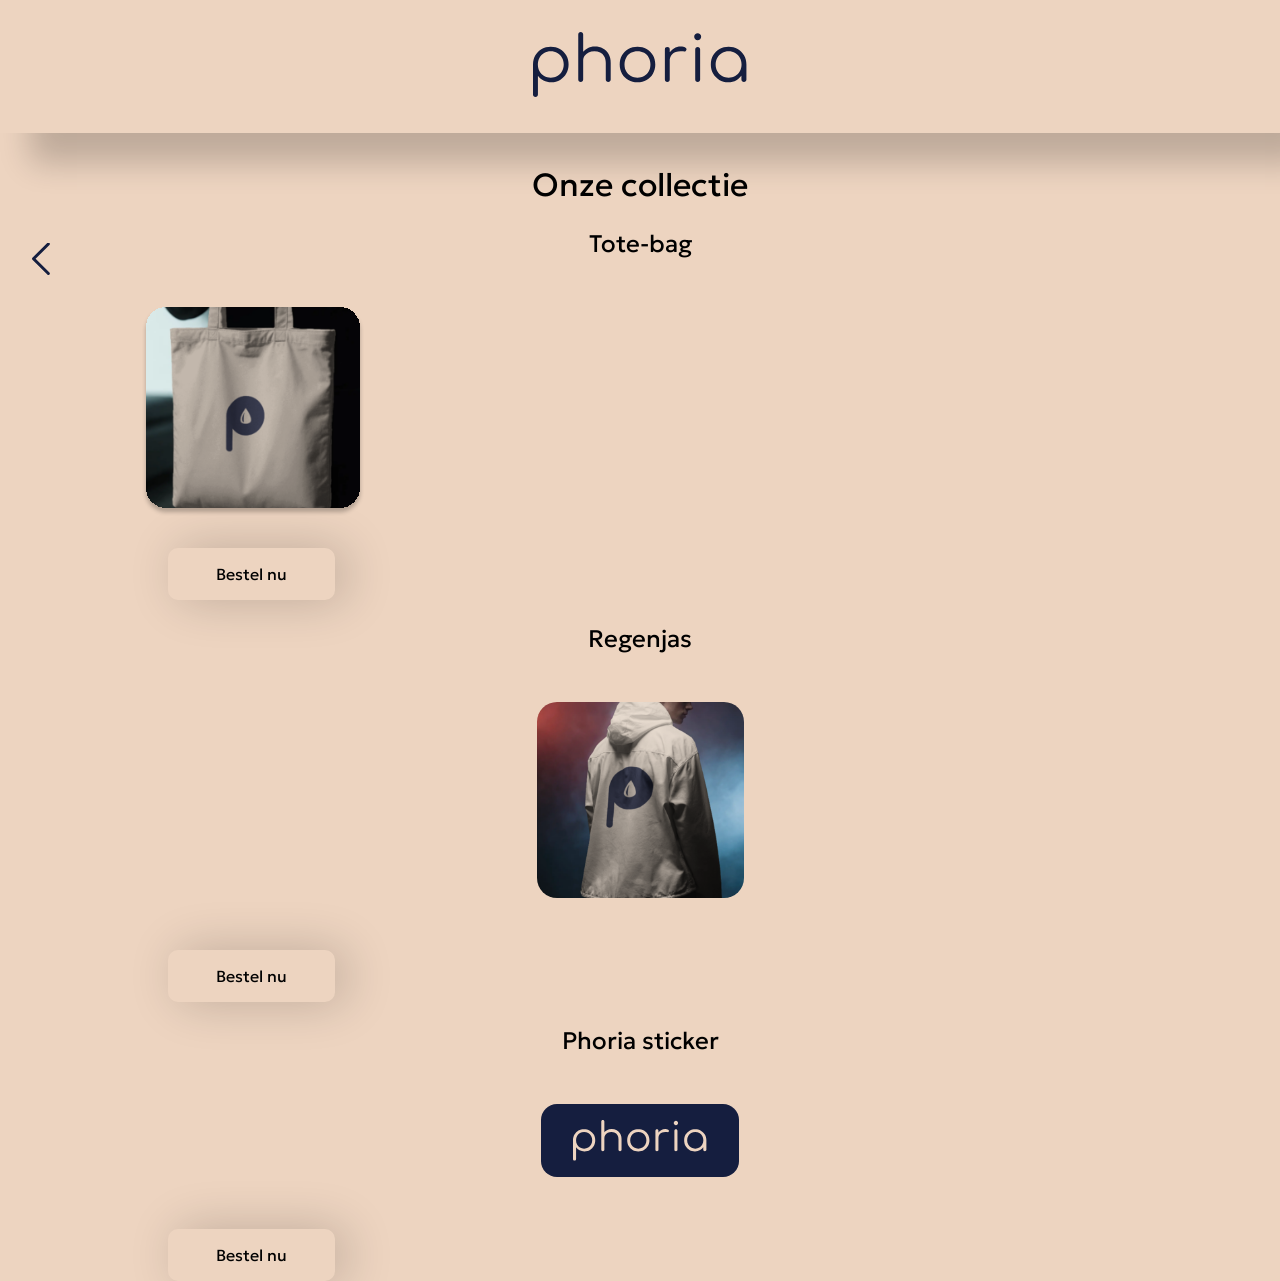
<file: collectie.html>
<!DOCTYPE html>
<html lang="en">

<head>
    <meta charset="UTF-8">
    <meta name="viewport" content="width=device-width, initial-scale=1.0">
    <title>Document</title>
    <link rel="stylesheet" href="css/style.css">
</head>

<body>
    <header class="header_Phoria">
        <img class="header__image" src="ImagesMap/phorialogo.svg" alt="#">
    </header>

    <div>
        <h1 class="collection">Onze collectie</h1>
        <a href="index.html" class="back-btn">
            <img src="ImagesMap/pijltje img.svg" alt="Ga terug"></a>
    </div>

    <h2 class="bag">Tote-bag</h2>
    <img class="totebag_Img" src="ImagesMap/mockup tote bag.svg">


    <div class="bestel_btn">
        <a href="totebag.html">Bestel nu</a>
    </div>

    <h2 class="jacket">Regenjas</h2>
    <img class="regenjas_Img" src="ImagesMap/rain jacket img.svg" alt="#">

    <div class="bestel_btn">
        <a href="regenjas.html">Bestel nu</a>
    </div>
    <h2 class="sticker">Phoria sticker</h2>

    <img class="phoriasticker_Img" src="ImagesMap/phoria sticker.svg" alt="#">
    <div class="bestel_btn">
        <a href="phoria_sticker.html">Bestel nu</a>
    </div>


</body>

</html>
</file>
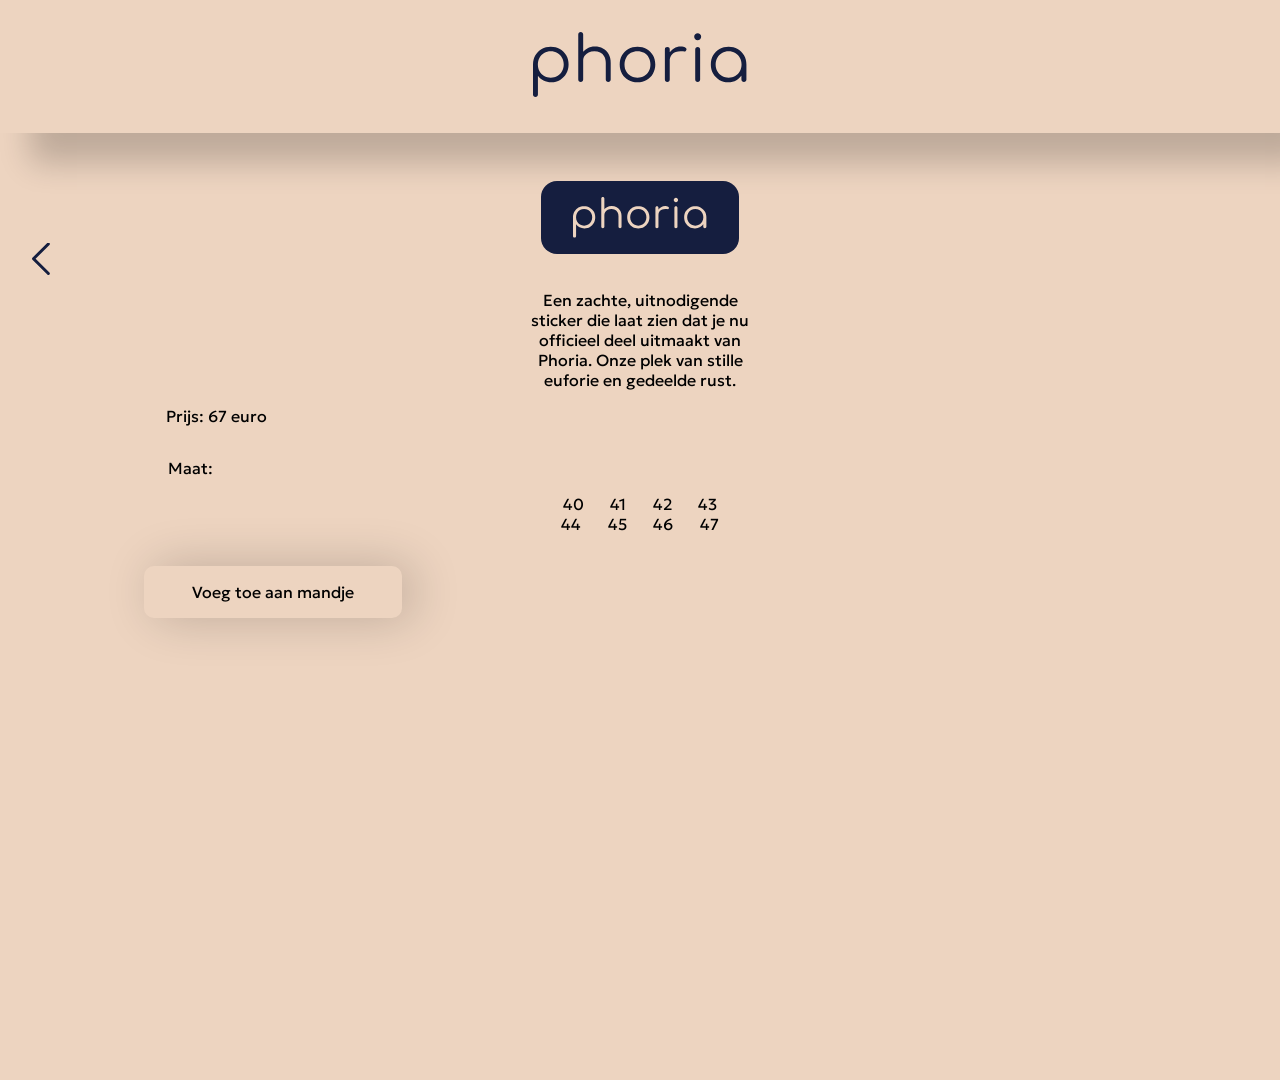
<file: phoria_sticker.html>
<!DOCTYPE html>
<html lang="en">
<head>
    <meta charset="UTF-8">
    <meta name="viewport" content="width=device-width, initial-scale=1.0">
    <title>Document</title>
    <link rel="stylesheet" href="css/style.css">
</head>
<body>
    <header class="header_Phoria">
    <img src="ImagesMap/phorialogo.svg" alt="#">
    </header>

    <section>
 <a href="collectie.html" class="back-btn">
  <img src="ImagesMap/pijltje img.svg" alt="Ga terug">
</a>

    
    <img class="phoriasticker_Img" src="ImagesMap/phoria sticker.svg" alt="#">
    
    <p class="P_sticker">Een zachte, uitnodigende <br> sticker die laat zien dat je nu <br> officieel deel uitmaakt van <br> Phoria. Onze plek van stille <br> euforie en gedeelde rust.</p>
    </section>

    <div class="prijs">
    <p>Prijs: 67 euro</p>
    </div>

    <div class="maten_phoria">
    <p>Maat:</p>
    </div>

    <div class="maten-rij">
        <a href="#">40</a>
        <a href="#">41</a>
        <a href="#">42</a>
        <a href="#">43</a>
  </div>

    <div class="maten-rij">
        <a href="#">44</a>
        <a href="#">45</a>
        <a href="#">46</a>
        <a href="#">47</a>
    </div>
</div>

     <div class="winkelmand_btn">
        <a href="#">Voeg toe aan mandje </a>
    </div>

    
</body>
</html>
</file>
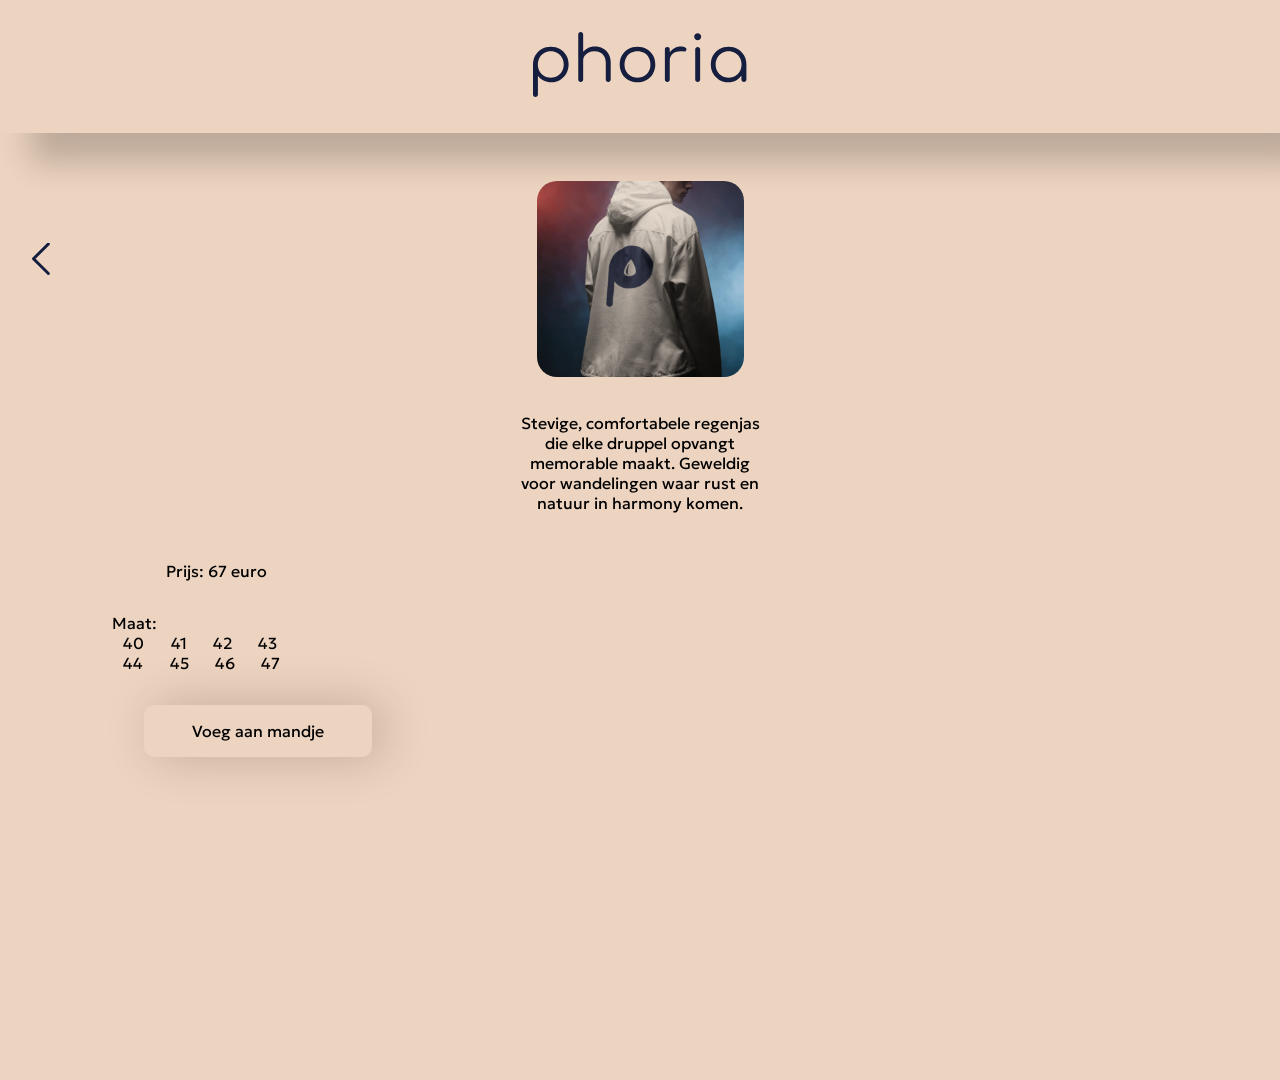
<file: regenjas.html>
<!DOCTYPE html>
<html lang="en">
<head>
    <meta charset="UTF-8">
    <meta name="viewport" content="width=device-width, initial-scale=1.0">
    <title>Document</title>
    <link rel="stylesheet" href="css/style.css">
</head>
<body>
    <header class="header_Phoria">
    <img src="ImagesMap/phorialogo.svg" alt="#">
    </header>
 

 <a href="collectie.html" class="back-btn">
  <img src="ImagesMap/pijltje img.svg" alt="Ga terug">
</a>

    <section>
    <img class="regenjas_Img" src="ImagesMap/rain jacket img.svg" alt="#">
    
    <p class="P_regenjas">Stevige, comfortabele regenjas <br> die elke druppel opvangt <br> memorable maakt. Geweldig <br> voor wandelingen waar rust en <br> natuur in harmony komen.</p>
    </section>

    <div class="prijs">
    <p>Prijs: 67 euro</p>
    </div>

    <div class="maten">
    <p>Maat:</p>

    <div class="maten-rij">
        <a href="#">40</a>
        <a href="#">41</a>
        <a href="#">42</a>
        <a href="#">43</a>
  </div>

    <div class="maten-rij">
        <a href="#">44</a>
        <a href="#">45</a>
        <a href="#">46</a>
        <a href="#">47</a>
    </div>
</div>

     <div class="winkelmand_btn">
        <a href="#">Voeg aan mandje </a>
    </div>

</body>
</html>
</file>
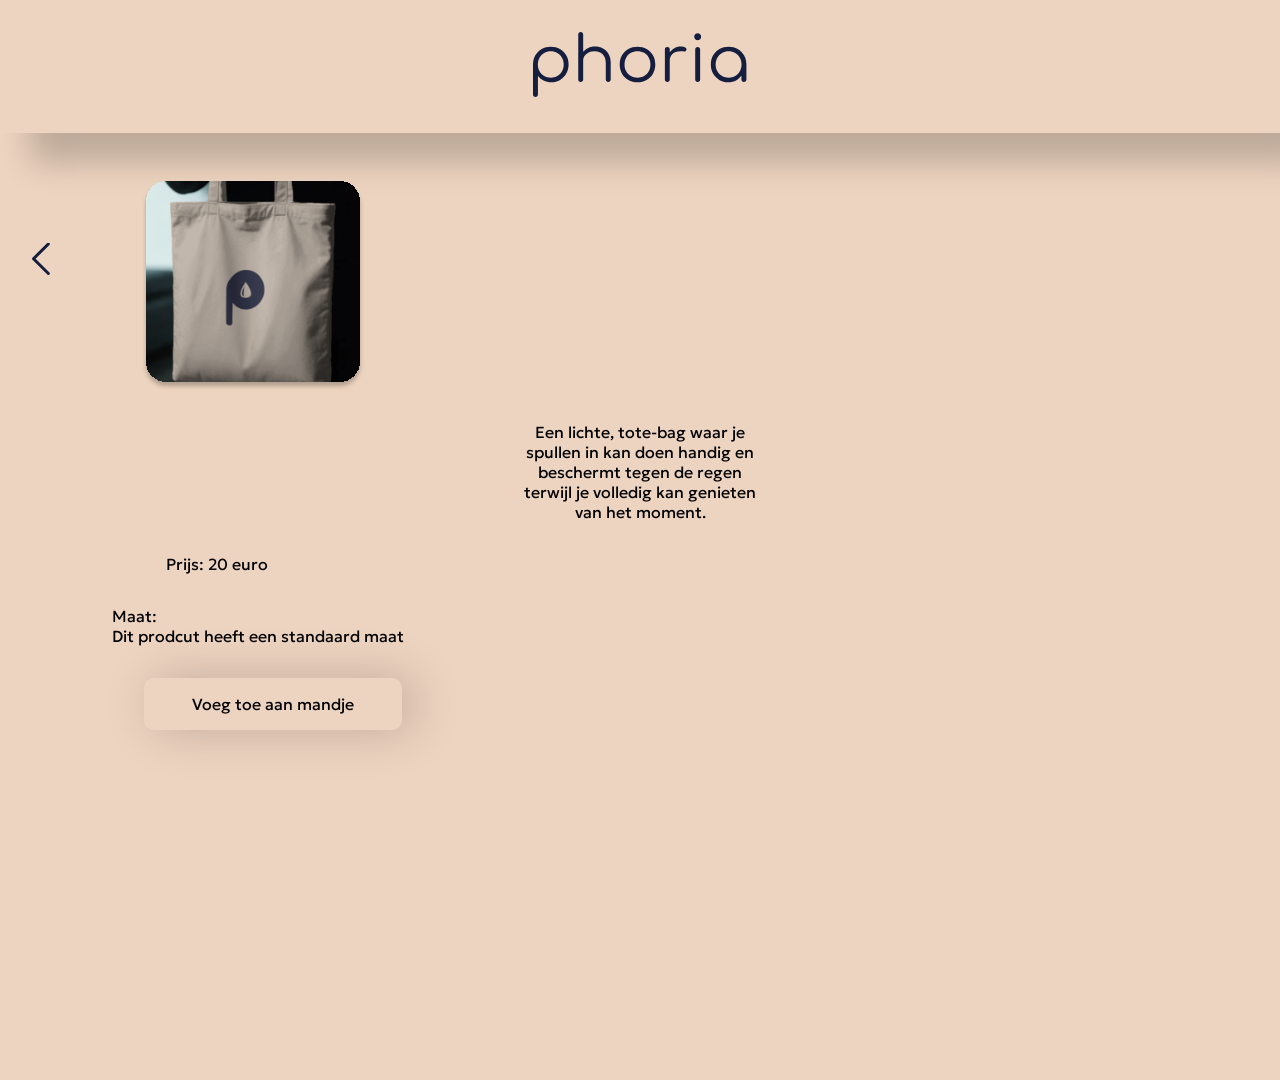
<file: totebag.html>
<!DOCTYPE html>
<html lang="en">
<head>
    <meta charset="UTF-8">
    <meta name="viewport" content="width=device-width, initial-scale=1.0">
    <title>Document</title>
    <link rel="stylesheet" href="css/style.css">
</head>
<body>


    <header class="header_Phoria">
    <img src="ImagesMap/phorialogo.svg" alt="#">
    </header>

   <a href="collectie.html" class="back-btn">
  <img src="ImagesMap/pijltje img.svg" alt="Ga terug"></a>

    <div>
        <img class="totebag_Img" src="ImagesMap/mockup tote bag.svg" alt="#">
        
        <p class="P_totebag">Een lichte, tote-bag waar je <br> spullen in kan doen handig en <br>beschermt tegen de regen <br> terwijl je volledig kan genieten <br> van het moment.</p>

        <p class="prijs">Prijs: 20 euro </p>

    
        <div class="maten">
        <p>Maat:</p>

        <p>Dit prodcut heeft een standaard maat</p>

    </div>

    
    <div class="winkelmand_btn">
        <a href="#">Voeg toe aan mandje</a>
    </div>
    
</body>
</html>
</file>
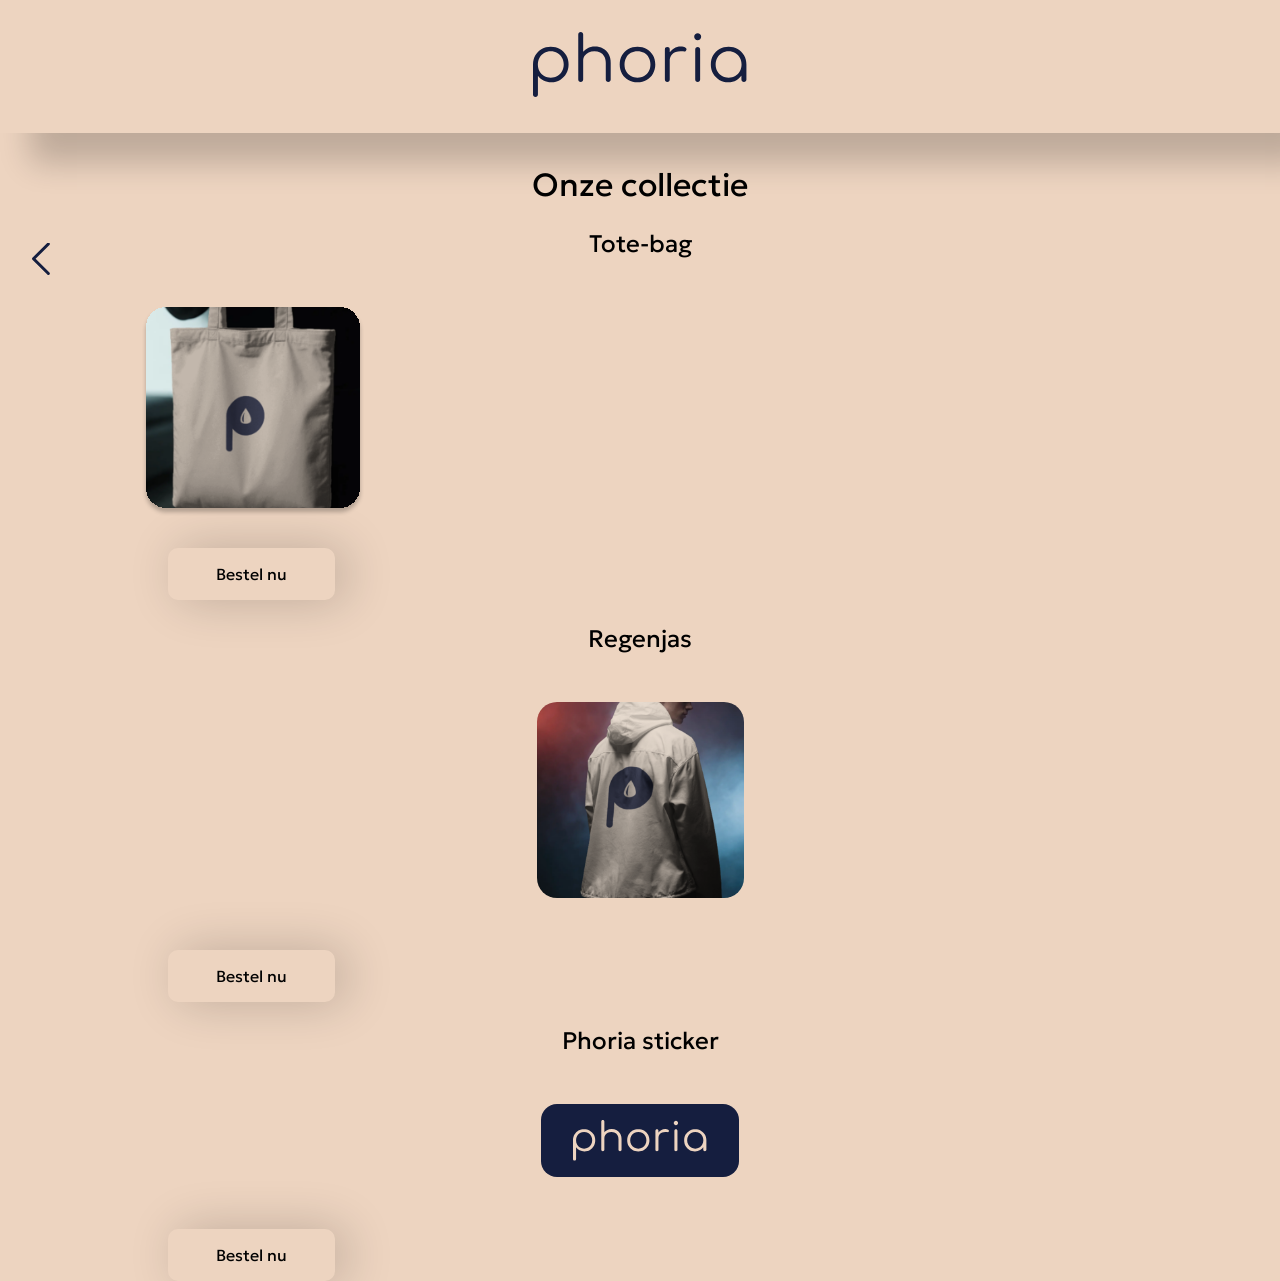
<file: html/collectie.html>
<!DOCTYPE html>
<html lang="en">
<head>
    <meta charset="UTF-8">
    <meta name="viewport" content="width=device-width, initial-scale=1.0">
    <title>Document</title>
    <link rel="stylesheet" href="../css/style.css">
</head>
<body>
    <header class="header_Phoria">
    <img class="header__image" src="../ImagesMap/phorialogo.svg" alt="#">
    </header>
    
    <div>
        <h1 class="collection">Onze collectie</h1>
            <a href="Welkompage.html" class="back-btn">
                <img src="../ImagesMap/pijltje img.svg" alt="Ga terug"></a>
    </div>

        <h2 class="bag">Tote-bag</h2>
            <img class="totebag_Img" src="../ImagesMap/mockup tote bag.svg">    

        
    <div class="bestel_btn">
        <a href="../html/totebag.html">Bestel nu</a>
    </div>

        <h2 class="jacket">Regenjas</h2>
            <img class="regenjas_Img" src="../ImagesMap/rain jacket img.svg" alt="#">

    <div class="bestel_btn">
        <a href="../html/regenjas.html">Bestel nu</a>
    </div>
        <h2 class="sticker">Phoria sticker</h2>

        <img class="phoriasticker_Img" src="/ImagesMap/phoria sticker.svg" alt="#">
    <div class="bestel_btn">
        <a href="../html/phoria_sticker.html">Bestel nu</a>
    </div>
        

</body>
</html>
</file>
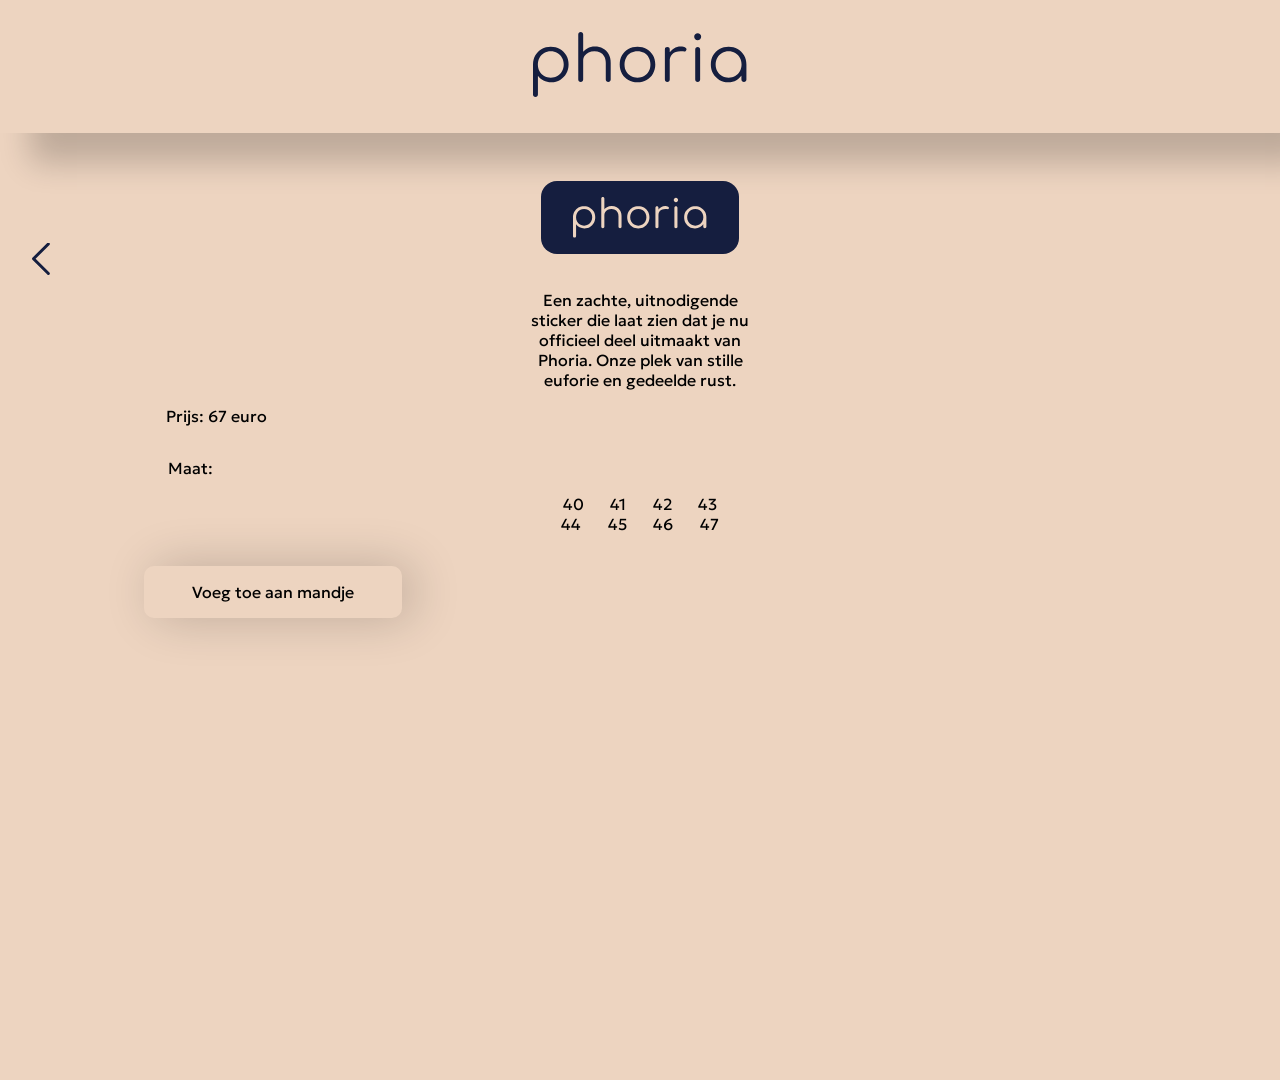
<file: html/phoria_sticker.html>
<!DOCTYPE html>
<html lang="en">
<head>
    <meta charset="UTF-8">
    <meta name="viewport" content="width=device-width, initial-scale=1.0">
    <title>Document</title>
    <link rel="stylesheet" href="../css/style.css">
</head>
<body>
    <header class="header_Phoria">
    <img src="../ImagesMap/phorialogo.svg" alt="#">
    </header>

    <section>
 <a href="collectie.html" class="back-btn">
  <img src="../ImagesMap/pijltje img.svg" alt="Ga terug">
</a>

    
    <img class="phoriasticker_Img" src="/ImagesMap/phoria sticker.svg" alt="#">
    
    <p class="P_sticker">Een zachte, uitnodigende <br> sticker die laat zien dat je nu <br> officieel deel uitmaakt van <br> Phoria. Onze plek van stille <br> euforie en gedeelde rust.</p>
    </section>

    <div class="prijs">
    <p>Prijs: 67 euro</p>
    </div>

    <div class="maten_phoria">
    <p>Maat:</p>
    </div>

    <div class="maten-rij">
        <a href="#">40</a>
        <a href="#">41</a>
        <a href="#">42</a>
        <a href="#">43</a>
  </div>

    <div class="maten-rij">
        <a href="#">44</a>
        <a href="#">45</a>
        <a href="#">46</a>
        <a href="#">47</a>
    </div>
</div>

     <div class="winkelmand_btn">
        <a href="#">Voeg toe aan mandje </a>
    </div>

    
</body>
</html>
</file>
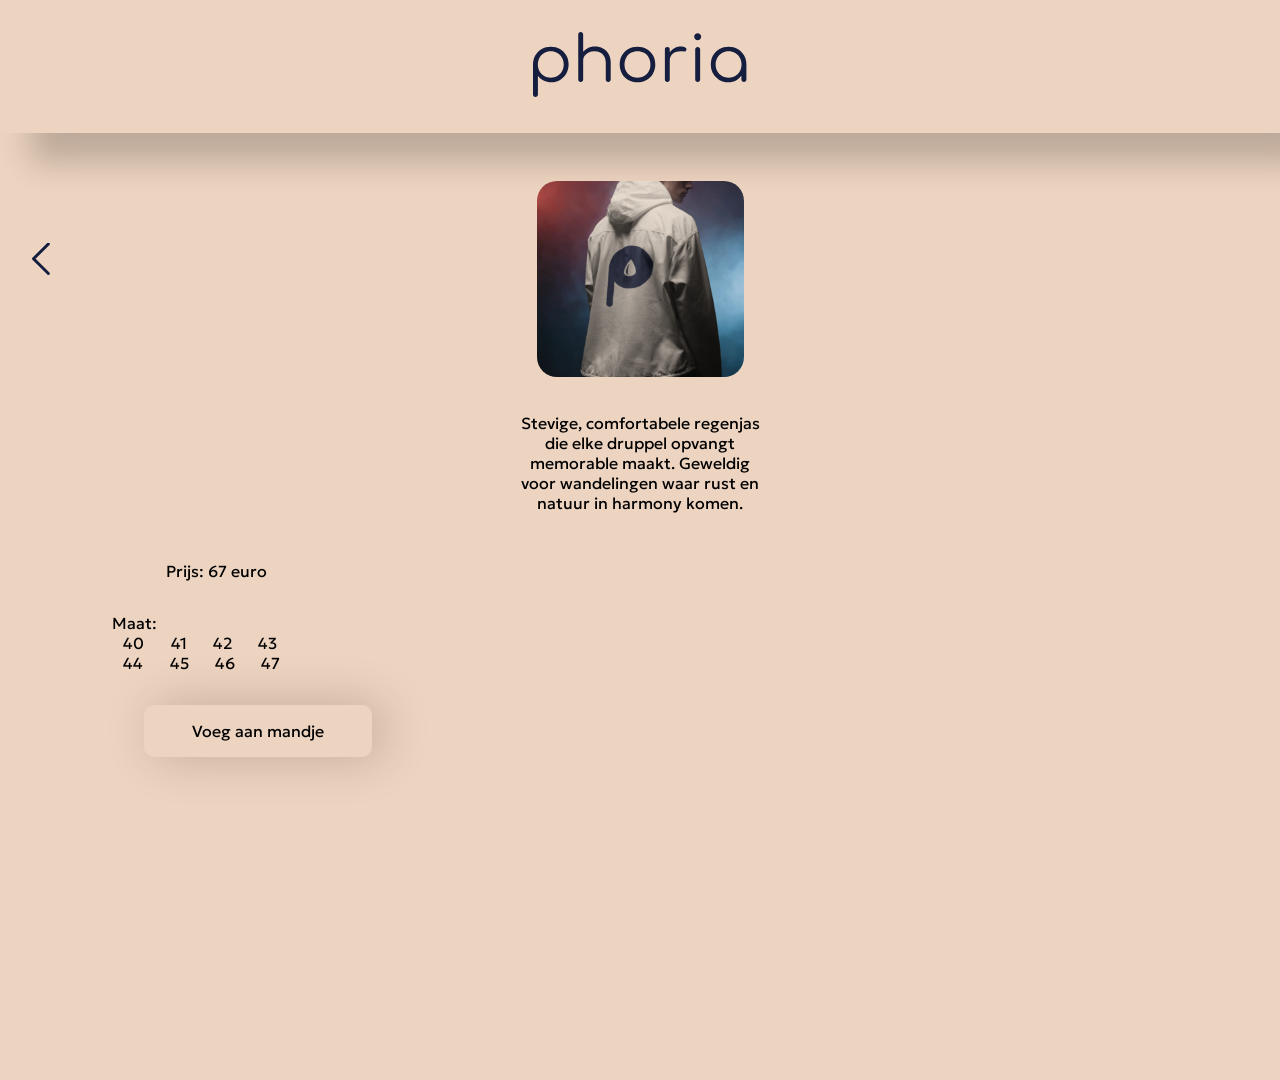
<file: html/regenjas.html>
<!DOCTYPE html>
<html lang="en">
<head>
    <meta charset="UTF-8">
    <meta name="viewport" content="width=device-width, initial-scale=1.0">
    <title>Document</title>
    <link rel="stylesheet" href="../css/style.css">
</head>
<body>
    <header class="header_Phoria">
    <img src="../ImagesMap/phorialogo.svg" alt="#">
    </header>
 

 <a href="collectie.html" class="back-btn">
  <img src="../ImagesMap/pijltje img.svg" alt="Ga terug">
</a>

    <section>
    <img class="regenjas_Img" src="../ImagesMap/rain jacket img.svg" alt="#">
    
    <p class="P_regenjas">Stevige, comfortabele regenjas <br> die elke druppel opvangt <br> memorable maakt. Geweldig <br> voor wandelingen waar rust en <br> natuur in harmony komen.</p>
    </section>

    <div class="prijs">
    <p>Prijs: 67 euro</p>
    </div>

    <div class="maten">
    <p>Maat:</p>

    <div class="maten-rij">
        <a href="#">40</a>
        <a href="#">41</a>
        <a href="#">42</a>
        <a href="#">43</a>
  </div>

    <div class="maten-rij">
        <a href="#">44</a>
        <a href="#">45</a>
        <a href="#">46</a>
        <a href="#">47</a>
    </div>
</div>

     <div class="winkelmand_btn">
        <a href="#">Voeg aan mandje </a>
    </div>

</body>
</html>
</file>
<file: css/style.css>
@import url('https://fonts.googleapis.com/css2?family=Geologica:wght,CRSV@100..900,0&family=Imprima&display=swap');

* {
    margin: 0;
    padding: 0;
    box-sizing: border-box;
    font-family: "Geologica", sans-serif;

}

body {
    background-color: #EDD4C0;
    color: black;
    text-align: center;
    height: 1000px;
    margin-bottom: 80px;
}

    /*dit is de welkompage css */

.header_Phoria {
    text-align: center;
    padding-top: 2em;
    padding-bottom: 2em;
    box-shadow: 30px 30px 30px rgba(0,0,0,0.2);
    

}

.hero {
    padding-bottom: 1em ;
    font-weight: normal;
    padding-top: 2em;
}

.slogan {
    padding-bottom: 1em;
}

.intro_text {
    padding-bottom: 2em;
}

.phoria_Img {
    padding-bottom: 1em;
    padding-left: 10em;
}

.merch_btn {
    display: flex;
    margin-top: 2em;
    margin-left: 8em;
    margin-bottom: 10em;
    width: fit-content;
    text-decoration: none;
    border-radius: 10px;
    box-shadow: 10px 0px 50px rgba(0,0,0,0.2);
    padding-right: 3em;
    padding-left: 3em;
    padding-bottom: 1em;
    padding-top: 1em;
    color: black;
}

.fa-solid {
    color: black;
    padding-top: 1em;
    padding-bottom: 1em;
    font-size: 2em;
    align-items: center;
}

/*dit is de regenjas css */

.regenjas_Img {
    margin-top: 3em;
    margin-bottom: 2em;
}

.P_regenjas{
    font-weight: normal;
    margin-bottom: 3em;
}

.prijs {
    margin-bottom: 1em;
    text-align: left;
    margin-left: 7em
}

.maten {
    text-align: left;
    margin-left: 7em;
}

.maten-rij  a{
    text-decoration: none;
    gap: 2rem;
    margin-bottom: 0.6rem;
    color: black;
    padding: 0.4rem 0.7rem;
    border-radius: 8px;
    background: transparent;
    
}


.winkelmand_btn a{
    margin-top: 2em;
    margin-left: 8em;
    margin-bottom: 1em;
    width: fit-content;
    text-decoration: none;
    border-radius: 10px;
    box-shadow: 10px 0px 50px rgba(0,0,0,0.2);
    padding-right: 3em;
    padding-left: 3em;
    padding-bottom: 1em;
    padding-top: 1em;
    color: black;
}

.winkelmand_btn a {
    text-decoration: none;
     display: flex;
}

.phoria_Img {
  display: block;
}

.back-btn {
  position: absolute;
  left: 2em;                  
  top: 29%;
  transform: translateY(-50%);
  text-decoration: none;
}

.back-btn a {
  font-size: 2em;
  color: #151E3F;
}


/*dit is de totebag css */

.totebag_Img {
    margin-bottom: 2em;
    margin-top: 3em;
}

.P_totebag{
    margin-bottom: 2em;
}

.prijs {
    margin-bottom: 2em;
}

.winkelmand_btn a{
    margin-left: 9em;
    text-decoration: none;
    display: flex;
}


/*dit is de phoria sticker css*/

.phoriasticker_Img{
    background-color: #151E3F;
    padding-left: 2em;
    padding-right: 2em;
    padding-top: 1em;
    padding-bottom: 1em;
    margin-bottom: 2em;
    margin-top: 3em;
    border-radius: 1em;
}

.P_sticker{
    margin-bottom: 1em;
}

.prijs{
    padding-left: 3.4em;
}

.maten_phoria {
    margin-bottom: 1em;
    text-align: left;
    padding-left: 10.5em;
}

/* dit is de collectie html*/

.collection{
    margin-top: 1em;
    font-weight: normal;
}

.bag{
    margin-top: 1em;
    font-weight: normal;
}

.totebag_Img{
    display: flex;
    flex-direction: column;
    justify-content: center;
    align-items: center;
    padding-left: 8.9em;
}

.bestel_btn a{
    display: flex;
    margin-top: 1em;
    margin-left: 10.5em;
    margin-bottom: 1em;
    width: fit-content;
    text-decoration: none;
    border-radius: 10px;
    box-shadow: 10px 0px 50px rgba(0,0,0,0.2);
    padding-right: 3em;
    padding-left: 3em;
    padding-bottom: 1em;
    padding-top: 1em;
    color: black;
}

.jacket{
    margin-top: 1em;
    font-weight: normal;
}

.sticker{
    margin-top: 1em;
    font-weight: normal;
}
</file>
